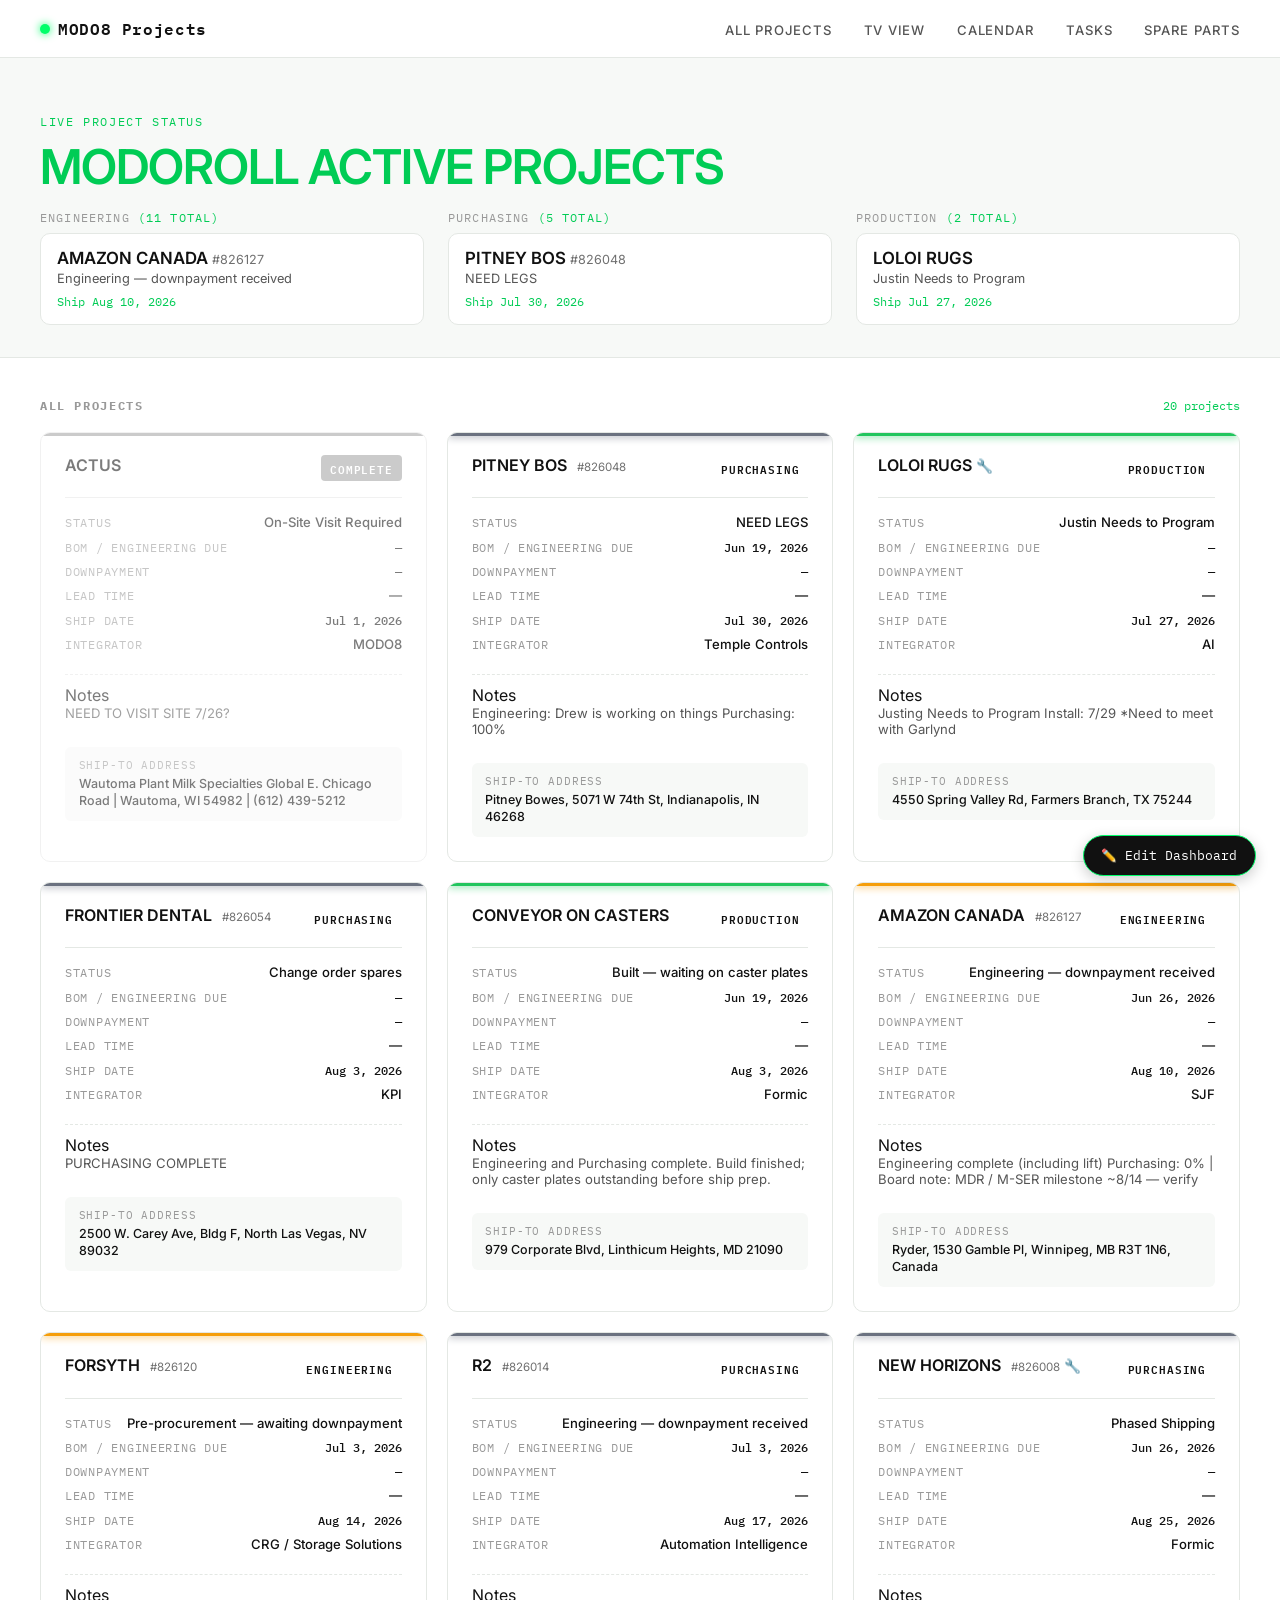
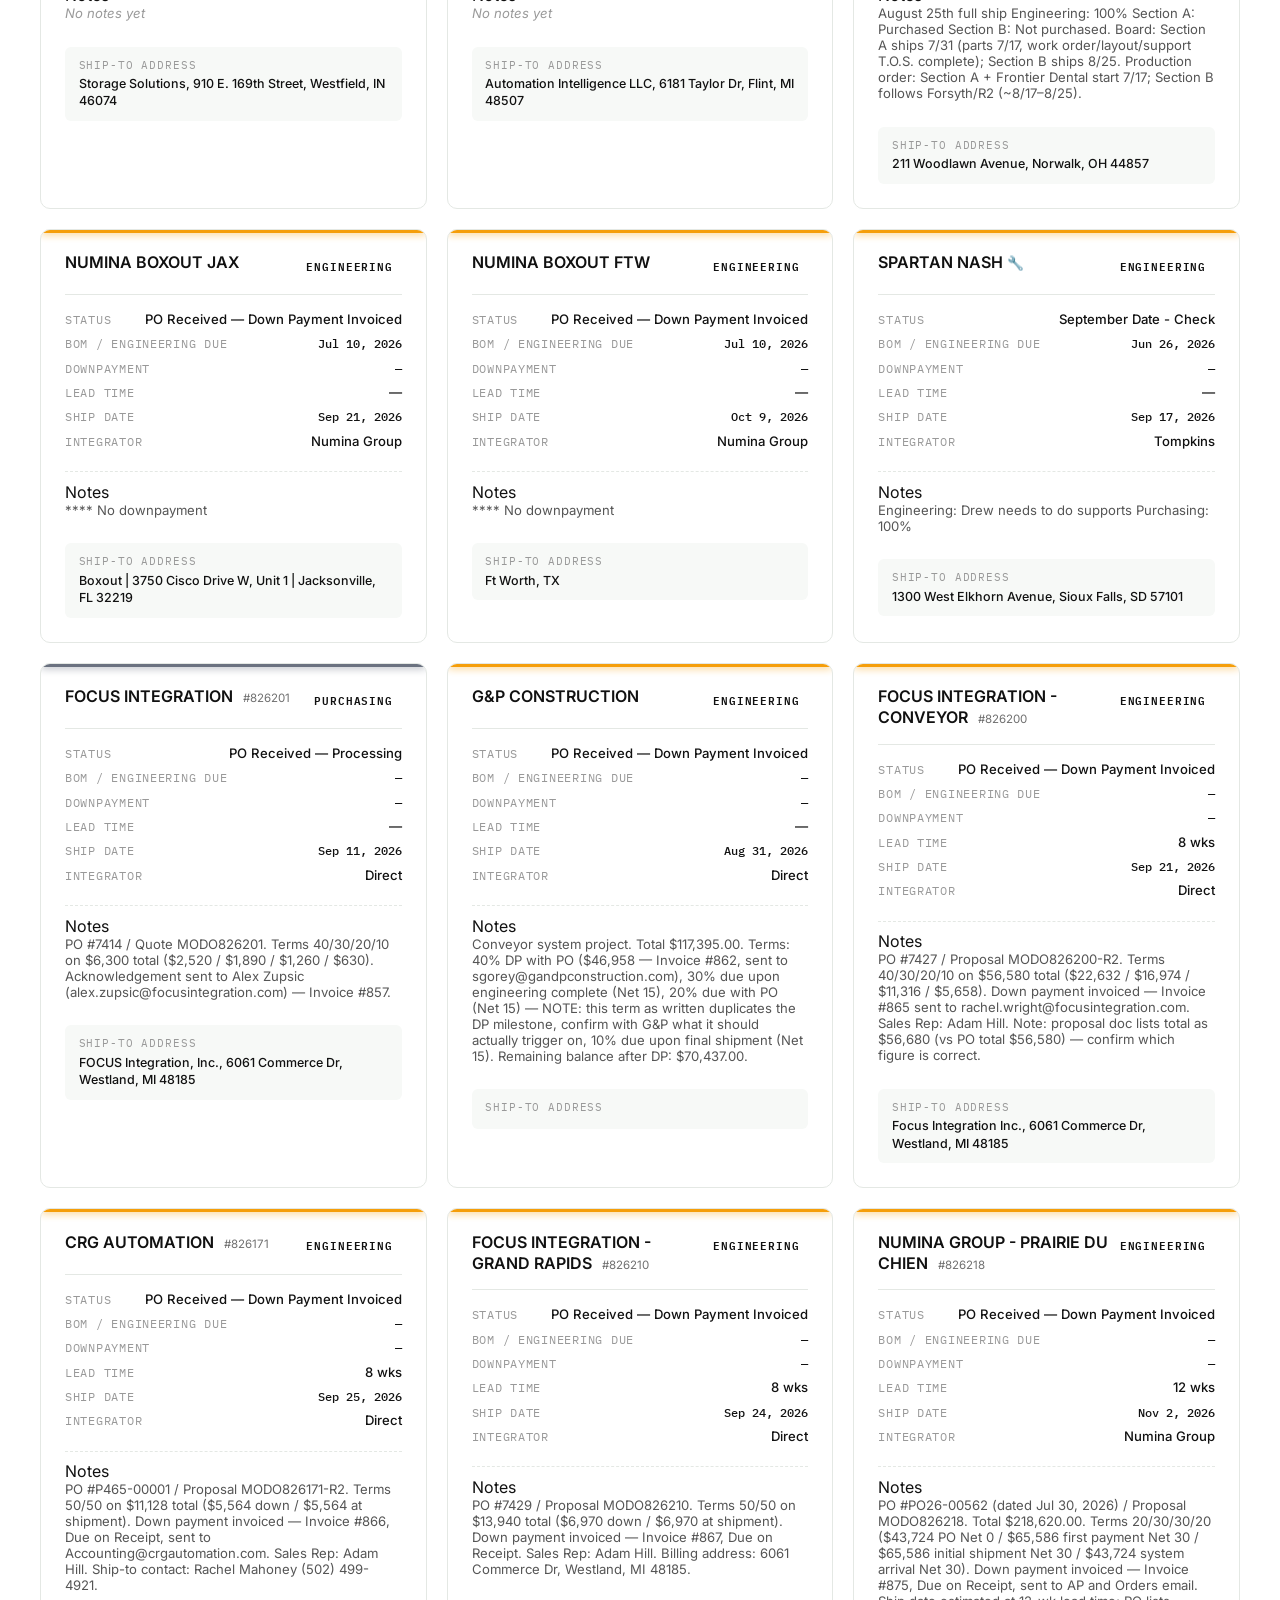
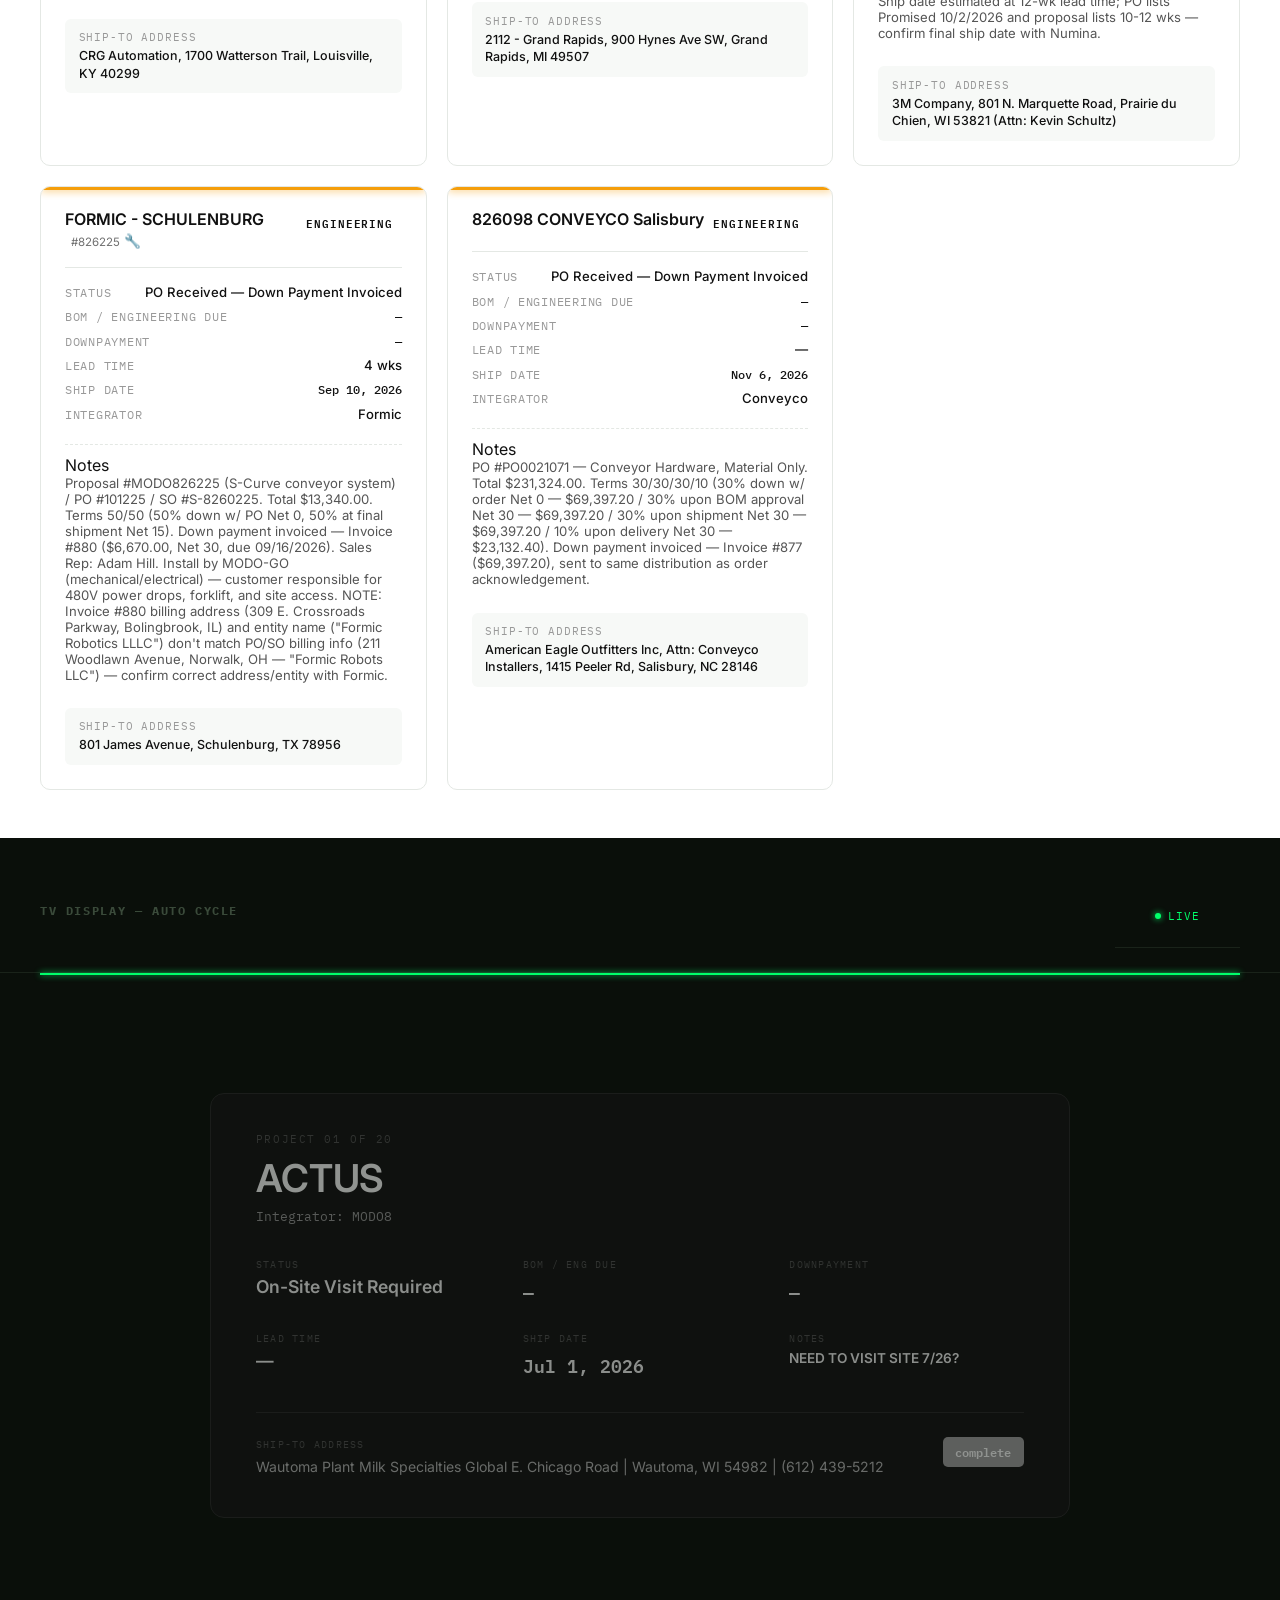
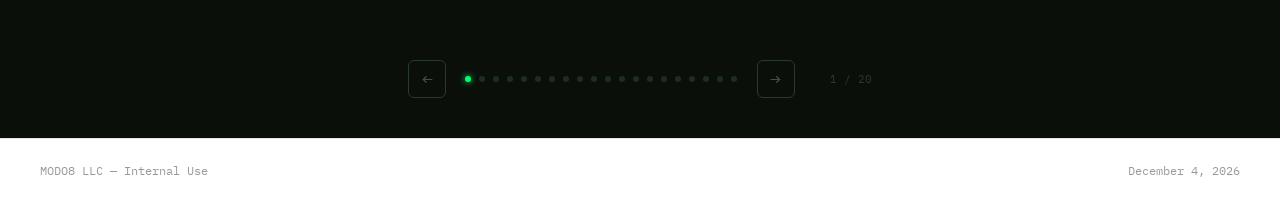
<file: index.html>
<!DOCTYPE html>
<html lang="en">
<head>
  <meta charset="UTF-8" />
  <meta name="viewport" content="width=device-width, initial-scale=1.0"/>
  <title>Project Dashboard</title>
  <link href="https://fonts.googleapis.com/css2?family=IBM+Plex+Mono:wght@400;600&family=Inter:wght@300;400;500;600&display=swap" rel="stylesheet"/>
  <link rel="stylesheet" href="styles.css"/>
</head>
<body>

<!-- NAV -->
<nav>
  <div class="nav-logo"><span></span>MODO8 Projects</div>
  <ul class="nav-links">
    <li><a href="#projects">All Projects</a></li>
    <li><a href="#carousel-section">TV View</a></li>
    <li><a href="calendar.html">Calendar</a></li>
    <li><a href="tasks.html">Tasks</a></li>
    <li><a href="spareparts.html">Spare Parts</a></li>
  </ul>
</nav>

<!-- HERO -->
<section class="hero">
<div class="hero-eyebrow">LIVE PROJECT STATUS</div>
 <h1><em>MODOROLL ACTIVE PROJECTS</em></h1>
  <div id="status-board"></div>
</section>

<!-- PROJECTS GRID -->
<section id="projects">
  <div class="section-header">
    <h2>All Projects</h2>
    <span class="count" id="grid-count"></span>
  </div>
  <div class="grid" id="project-grid"></div>
</section>

<!-- CAROUSEL -->
<section id="carousel-section">
  <div class="carousel-header">
    <h2>TV Display — Auto Cycle</h2>
    <div class="carousel-header tv-badge"><span class="blink"></span>Live</div>
  </div>
  <div class="autoplay-bar"><div class="autoplay-fill" id="autoplay-fill"></div></div>
  <div class="carousel-stage">
    <div class="carousel-track" id="carousel-track"></div>
  </div>
  <div class="carousel-controls">
    <button id="prev-btn">&#8592;</button>
    <div class="carousel-dots" id="carousel-dots"></div>
    <button id="next-btn">&#8594;</button>
    <span class="carousel-progress" id="carousel-progress"></span>
  </div>
</section>

<footer>
  <span>MODO8 LLC — Internal Use</span>
  <span id="footer-date"></span>
</footer>

<script src="main.js"></script>
</body>
</html>
</file>
<file: styles.css>
:root {
  --neon: #00FF6A;
  --neon-dim: #00cc55;
  --neon-glow: rgba(0,255,106,0.18);
  --white: #ffffff;
  --off-white: #f7f9f7;
  --border: #e4e8e4;
  --text: #111;
  --text-sub: #555;
  --text-muted: #999;
  --mono: 'IBM Plex Mono', monospace;
  --sans: 'Inter', sans-serif;
  --radius: 10px;
}

*, *::before, *::after { box-sizing: border-box; margin: 0; padding: 0; }

html { scroll-behavior: smooth; }

body {
  font-family: var(--sans);
  background: var(--white);
  color: var(--text);
  min-height: 100vh;
}

/* ── NAV ── */
nav {
  position: sticky; top: 0; z-index: 100;
  background: var(--white);
  border-bottom: 1.5px solid var(--border);
  display: flex; align-items: center; justify-content: space-between;
  padding: 0 2.5rem;
  height: 58px;
}
.nav-logo {
  font-family: var(--mono);
  font-weight: 600;
  font-size: 1rem;
  letter-spacing: 0.04em;
  color: var(--text);
  display: flex; align-items: center; gap: 0.5rem;
}
.nav-logo span {
  display: inline-block;
  width: 10px; height: 10px;
  background: var(--neon);
  border-radius: 50%;
  box-shadow: 0 0 8px var(--neon);
}
.nav-links {
  display: flex; gap: 2rem;
  list-style: none;
}
.nav-links a {
  font-size: 0.82rem;
  font-weight: 500;
  letter-spacing: 0.06em;
  text-transform: uppercase;
  text-decoration: none;
  color: var(--text-sub);
  transition: color 0.2s;
}
.nav-links a:hover { color: var(--neon-dim); }

/* ── HERO ── */
.hero {
  padding: 3.5rem 2.5rem 2rem;
  border-bottom: 1.5px solid var(--border);
  background: var(--off-white);
}
.hero-eyebrow {
  font-family: var(--mono);
  font-size: 0.72rem;
  letter-spacing: 0.14em;
  text-transform: uppercase;
  color: var(--neon-dim);
  margin-bottom: 0.75rem;
}
.hero h1 {
  font-size: clamp(1.9rem, 4vw, 3rem);
  font-weight: 600;
  line-height: 1.1;
  letter-spacing: -0.02em;
  color: var(--text);
}
.hero h1 em {
  font-style: normal;
  color: var(--neon-dim);
}
.hero-meta {
  margin-top: 1.2rem;
  display: flex; gap: 2rem;
  font-family: var(--mono);
  font-size: 0.78rem;
  color: var(--text-muted);
}
.hero-meta strong { color: var(--text); }

/* ── SECTION HEADER ── */
.section-header {
  padding: 2.5rem 2.5rem 1.2rem;
  display: flex; align-items: baseline; justify-content: space-between;
}
.section-header h2 {
  font-size: 0.72rem;
  font-family: var(--mono);
  letter-spacing: 0.14em;
  text-transform: uppercase;
  color: var(--text-muted);
}
.section-header .count {
  font-family: var(--mono);
  font-size: 0.72rem;
  color: var(--neon-dim);
}

/* ── GRID ── */
.grid {
  display: grid;
  grid-template-columns: repeat(auto-fill, minmax(340px, 1fr));
  gap: 1.25rem;
  padding: 0 2.5rem 3rem;
}

/* ── CARD ── */
.card {
  background: var(--white);
  border: 1.5px solid var(--border);
  border-radius: var(--radius);
  padding: 1.4rem 1.5rem 1.5rem;
  display: flex; flex-direction: column; gap: 1rem;
  transition: border-color 0.2s, box-shadow 0.2s;
  position: relative;
  overflow: hidden;
}
.card:hover {
  border-color: var(--neon);
  box-shadow: 0 0 0 3px var(--neon-glow), 0 4px 18px rgba(0,0,0,0.05);
}
.card-status-bar {
  position: absolute;
  top: 0; left: 0; right: 0;
  height: 3px;
}

.card-status-bar.no-downpayment  { background: #ef4444; box-shadow: 0 0 8px #ef4444; }
.card-status-bar.pre-procurement { background: #3b82f6; box-shadow: 0 0 8px #3b82f6; }
.card-status-bar.engineering     { background: #f59e0b; box-shadow: 0 0 8px #f59e0b; }
.card-status-bar.production      { background: #22c55e; box-shadow: 0 0 8px #22c55e; }
.card-status-bar.done            { background: #000000; }
.card-status-bar.purchasing      { background: #6b7280; box-shadow: 0 0 8px #6b7280; }
.card-status-bar.pulling         { background: #ec4899; box-shadow: 0 0 8px #ec4899; }

.card-top {
  display: flex; justify-content: space-between; align-items: flex-start;
}
.card-title {
  font-size: 1rem;
  font-weight: 600;
  color: var(--text);
  line-height: 1.3;
  max-width: 70%;
}
.badge {
  font-family: var(--mono);
  font-size: 0.67rem;
  font-weight: 600;
  letter-spacing: 0.08em;
  text-transform: uppercase;
  padding: 0.22rem 0.55rem;
  border-radius: 4px;
}
.badge.active        { background: #e6fff2; color: var(--neon-dim); border: 1px solid #b3ffd9; }
.badge.pending       { background: #fff8e6; color: #d97706; border: 1px solid #fde68a; }
.badge.shipped       { background: #eff6ff; color: #2563eb; border: 1px solid #bfdbfe; }
.badge.on-hold       { background: #fff1f2; color: #dc2626; border: 1px solid #fecaca; }
.badge.in-production { background: #faf5ff; color: #9333ea; border: 1px solid #e9d5ff; }

.card-divider {
  border: none;
  border-top: 1px solid var(--border);
  margin: 0;
}

.card-rows {
  display: flex; flex-direction: column; gap: 0.52rem;
}
.card-row {
  display: flex; justify-content: space-between; align-items: baseline;
  font-size: 0.82rem;
}
.card-row .label {
  color: var(--text-muted);
  font-size: 0.76rem;
  text-transform: uppercase;
  letter-spacing: 0.06em;
  font-family: var(--mono);
  flex-shrink: 0;
  margin-right: 0.5rem;
}
.card-row .value {
  color: var(--text);
  font-weight: 500;
  text-align: right;
}
.card-row .value.money {
  font-family: var(--mono);
  color: var(--neon-dim);
  font-weight: 600;
}
.card-row .value.date {
  font-family: var(--mono);
  font-size: 0.78rem;
}

.card-footer {
  background: var(--off-white);
  border-radius: 6px;
  padding: 0.7rem 0.85rem;
  font-size: 0.78rem;
}
.card-footer .footer-label {
  font-family: var(--mono);
  font-size: 0.67rem;
  text-transform: uppercase;
  letter-spacing: 0.08em;
  color: var(--text-muted);
  margin-bottom: 0.2rem;
}
.card-footer .footer-val {
  color: var(--text);
  font-weight: 500;
  line-height: 1.4;
}

.card-next {
  background: #f0fff6;
  border: 1px solid #b3ffd9;
  border-radius: 6px;
  padding: 0.55rem 0.85rem;
  font-size: 0.78rem;
}
.card-next .footer-label { color: var(--neon-dim); }

/* ── CAROUSEL SECTION ── */
#carousel-section {
  background: #0a0f0a;
  padding: 0;
  min-height: 100vh;
  display: flex; flex-direction: column;
}
.carousel-header {
  padding: 2.2rem 2.5rem 1.5rem;
  border-bottom: 1px solid #1a231a;
  display: flex; justify-content: space-between; align-items: center;
}
.carousel-header h2 {
  font-family: var(--mono);
  font-size: 0.72rem;
  letter-spacing: 0.14em;
  text-transform: uppercase;
  color: #3a4a3a;
}
.carousel-header .tv-badge {
  font-family: var(--mono);
  font-size: 0.67rem;
  letter-spacing: 0.1em;
  text-transform: uppercase;
  color: var(--neon);
  display: flex; align-items: center; gap: 0.45rem;
}
.tv-badge .blink {
  width: 6px; height: 6px;
  background: var(--neon);
  border-radius: 50%;
  box-shadow: 0 0 6px var(--neon);
  animation: blink 1.2s infinite;
}
@keyframes blink {
  0%, 100% { opacity: 1; }
  50% { opacity: 0.2; }
}

.carousel-stage {
  flex: 1;
  display: flex; align-items: center; justify-content: center;
  padding: 3rem 4vw;
}
.carousel-track {
  width: 100%;
  max-width: 860px;
  position: relative;
}
.carousel-slide {
  display: none;
  animation: fadeIn 0.5s ease;
}
.carousel-slide.active { display: block; }
@keyframes fadeIn {
  from { opacity: 0; transform: translateY(10px); }
  to   { opacity: 1; transform: translateY(0); }
}

/* ── TV CARD ── */
.tv-card {
  background: #0e160e;
  border: 1.5px solid #1e2e1e;
  border-radius: 14px;
  padding: 2.4rem 2.8rem;
  color: #e0ffe0;
}
.tv-card-eyebrow {
  font-family: var(--mono);
  font-size: 0.7rem;
  letter-spacing: 0.14em;
  text-transform: uppercase;
  color: #3a5a3a;
  margin-bottom: 0.6rem;
}
.tv-card-title {
  font-size: clamp(1.6rem, 3.5vw, 2.4rem);
  font-weight: 600;
  color: var(--white);
  margin-bottom: 0.5rem;
  letter-spacing: -0.01em;
  line-height: 1.15;
}
.tv-card-integrator {
  font-family: var(--mono);
  font-size: 0.8rem;
  color: var(--neon-dim);
  margin-bottom: 2rem;
}
.tv-card-grid {
  display: grid;
  grid-template-columns: 1fr 1fr 1fr;
  gap: 1.6rem 2rem;
  margin-bottom: 2rem;
}
.tv-stat .tv-stat-label {
  font-family: var(--mono);
  font-size: 0.65rem;
  letter-spacing: 0.12em;
  text-transform: uppercase;
  color: #3a5a3a;
  margin-bottom: 0.3rem;
}
.tv-stat .tv-stat-val {
  font-size: 1.1rem;
  font-weight: 600;
  color: #e0ffe0;
}
.tv-stat .tv-stat-val.money {
  font-family: var(--mono);
  color: var(--neon);
  font-size: 1.3rem;
}
.tv-stat .tv-stat-val.date {
  font-family: var(--mono);
}
.tv-divider {
  border: none;
  border-top: 1px solid #1e2e1e;
  margin: 1.5rem 0;
}
.tv-address-row {
  display: flex; justify-content: space-between; align-items: flex-start;
  gap: 2rem;
}
.tv-address .tv-stat-label {
  font-family: var(--mono);
  font-size: 0.65rem;
  letter-spacing: 0.12em;
  text-transform: uppercase;
  color: #3a5a3a;
  margin-bottom: 0.3rem;
}
.tv-address .tv-stat-val {
  font-size: 0.88rem;
  color: #a0c0a0;
  line-height: 1.6;
}
.tv-badge-status {
  font-family: var(--mono);
  font-size: 0.72rem;
  padding: 0.3rem 0.8rem;
  border-radius: 5px;
  font-weight: 600;
  align-self: flex-start;
}
.tv-badge-status.active        { background: rgba(0,255,106,0.12); color: var(--neon); border: 1px solid rgba(0,255,106,0.3); }
.tv-badge-status.pending       { background: rgba(245,158,11,0.1); color: #fbbf24; border: 1px solid rgba(245,158,11,0.3); }
.tv-badge-status.shipped       { background: rgba(59,130,246,0.1); color: #60a5fa; border: 1px solid rgba(59,130,246,0.3); }
.tv-badge-status.on-hold       { background: rgba(239,68,68,0.1); color: #f87171; border: 1px solid rgba(239,68,68,0.3); }
.tv-badge-status.in-production { background: rgba(168,85,247,0.1); color: #c084fc; border: 1px solid rgba(168,85,247,0.3); }

/* ── CAROUSEL CONTROLS ── */
.carousel-controls {
  padding: 1.5rem 2.5rem 2.5rem;
  display: flex; align-items: center; justify-content: center; gap: 1.2rem;
}
.carousel-controls button {
  background: none;
  border: 1px solid #2a3a2a;
  color: #3a5a3a;
  font-family: var(--mono);
  font-size: 1.1rem;
  width: 38px; height: 38px;
  border-radius: 6px;
  cursor: pointer;
  transition: border-color 0.2s, color 0.2s;
  display: flex; align-items: center; justify-content: center;
}
.carousel-controls button:hover {
  border-color: var(--neon);
  color: var(--neon);
}
.carousel-dots {
  display: flex; gap: 0.5rem; align-items: center;
}
.dot {
  width: 6px; height: 6px;
  border-radius: 50%;
  background: #1e2e1e;
  cursor: pointer;
  transition: background 0.2s, box-shadow 0.2s;
}
.dot.active {
  background: var(--neon);
  box-shadow: 0 0 6px var(--neon);
}
.carousel-progress {
  font-family: var(--mono);
  font-size: 0.7rem;
  color: #2a3a2a;
  margin-left: 1rem;
}
.autoplay-bar {
  height: 2px;
  background: #1a2a1a;
  position: relative;
  margin: 0 2.5rem;
}
.autoplay-fill {
  height: 100%;
  background: var(--neon);
  box-shadow: 0 0 6px var(--neon);
  width: 0%;
  transition: width linear;
}

/* ── FOOTER ── */
footer {
  padding: 1.5rem 2.5rem;
  border-top: 1.5px solid var(--border);
  font-family: var(--mono);
  font-size: 0.72rem;
  color: var(--text-muted);
  display: flex; justify-content: space-between;
}

/* ── RESPONSIVE ── */
@media (max-width: 680px) {
  .grid { grid-template-columns: 1fr; padding: 0 1rem 2rem; }
  nav, .hero, .section-header { padding-left: 1rem; padding-right: 1rem; }
  .tv-card-grid { grid-template-columns: 1fr 1fr; }
  .tv-card { padding: 1.5rem 1.4rem; }
}

/* ══════════════════════════════════════════════════════════
   ADDITIONS — status board, notes, install flag, floating editor
   Append this block to the end of styles.css
   ══════════════════════════════════════════════════════════ */

/* ── Live status board (index hero) ── */
#status-board {
  display: flex;
  gap: 1.5rem;
  flex-wrap: wrap;
  margin-top: 1rem;
}
.status-col {
  min-width: 180px;
  flex: 1;
}
.status-col-header {
  font-family: var(--mono);
  font-size: 0.72rem;
  letter-spacing: 0.1em;
  text-transform: uppercase;
  color: var(--text-muted);
  margin-bottom: 0.5rem;
}
.status-count { color: var(--neon-dim); }
.status-col-list {
  display: flex;
  flex-direction: column;
  gap: 0.3rem;
}
.status-chip {
  font-family: var(--mono);
  font-size: 0.78rem;
  padding: 0.35rem 0.6rem;
  border: 1px solid var(--border);
  border-radius: 6px;
  background: var(--white);
  color: var(--text);
}
.status-chip-empty {
  color: var(--text-muted);
  font-style: italic;
  border-style: dashed;
}

/* ── Notes on project cards ── */
.card-notes {
  padding: 0.6rem 0;
  border-top: 1px dashed var(--border);
  margin-top: 0.4rem;
}
.card-notes .notes-text {
  font-size: 0.82rem;
  color: var(--text-sub);
}
.card-notes .notes-text em { color: var(--text-muted); }

.tv-stat-notes .tv-stat-val { font-size: 0.85rem; }

/* ── Install flag ── */
.install-flag { font-size: 0.85em; }

/* ── Floating editor toggle ── */
#editor-toggle-bar {
  position: fixed;
  bottom: 1.5rem;
  right: 1.5rem;
  z-index: 999;
}
#editor-toggle-btn {
  font-family: var(--mono);
  font-size: 0.8rem;
  padding: 0.7rem 1.1rem;
  border-radius: 999px;
  border: 1.5px solid var(--neon);
  background: var(--text);
  color: var(--white);
  cursor: pointer;
  box-shadow: 0 4px 14px rgba(0,0,0,0.2);
}
#editor-toggle-btn:hover { background: #000; }

/* ── Editor overlay panel ── */
#editor-panel-overlay {
  position: fixed;
  inset: 0;
  background: rgba(0,0,0,0.45);
  z-index: 1000;
  display: flex;
  align-items: center;
  justify-content: center;
  padding: 2rem;
}
#editor-panel-inner {
  background: var(--white);
  border-radius: var(--radius);
  width: min(900px, 100%);
  max-height: 85vh;
  display: flex;
  flex-direction: column;
  overflow: hidden;
}
#editor-panel-header {
  display: flex;
  align-items: center;
  justify-content: space-between;
  padding: 1rem 1.4rem;
  border-bottom: 1.5px solid var(--border);
  background: var(--off-white);
}
#editor-tabs { display: flex; gap: 0.5rem; }
.editor-tab-btn {
  font-family: var(--mono);
  font-size: 0.75rem;
  letter-spacing: 0.05em;
  text-transform: uppercase;
  padding: 0.4rem 0.8rem;
  border-radius: 6px;
  border: 1.5px solid var(--border);
  background: var(--white);
  color: var(--text-sub);
  cursor: pointer;
}
.editor-tab-btn.active {
  border-color: var(--neon);
  background: #f0fff6;
  color: var(--neon-dim);
  font-weight: 600;
}
#editor-close-btn {
  border: none;
  background: none;
  font-size: 1.1rem;
  cursor: pointer;
  color: var(--text-sub);
}
#editor-panel-body {
  padding: 1.2rem 1.4rem;
  overflow-y: auto;
  flex: 1;
  display: flex;
  flex-direction: column;
  gap: 1rem;
}
#editor-panel-footer {
  display: flex;
  align-items: center;
  gap: 0.8rem;
  padding: 1rem 1.4rem;
  border-top: 1.5px solid var(--border);
  background: var(--off-white);
}
#editor-panel-footer button {
  font-family: var(--mono);
  font-size: 0.78rem;
  padding: 0.55rem 1rem;
  border-radius: 6px;
  border: 1.5px solid var(--border);
  background: var(--white);
  color: var(--text);
  cursor: pointer;
}
#save-github-btn {
  border-color: var(--neon);
  background: var(--neon);
  color: #05230f;
  font-weight: 600;
}
#editor-save-status {
  font-family: var(--mono);
  font-size: 0.75rem;
}

.editor-row {
  border: 1.5px solid var(--border);
  border-radius: var(--radius);
  padding: 0.9rem 1rem;
}
.editor-row-header {
  display: flex;
  align-items: center;
  gap: 1rem;
  margin-bottom: 0.7rem;
  flex-wrap: wrap;
}
.editor-install {
  font-family: var(--mono);
  font-size: 0.75rem;
  display: flex;
  align-items: center;
  gap: 0.3rem;
}
.editor-delete-btn, .editor-add-task-btn {
  font-family: var(--mono);
  font-size: 0.72rem;
  padding: 0.3rem 0.6rem;
  border-radius: 6px;
  border: 1.5px solid #fecaca;
  background: #fff1f2;
  color: #dc2626;
  cursor: pointer;
  margin-left: auto;
}
.editor-add-task-btn {
  border-color: var(--neon);
  background: #f0fff6;
  color: var(--neon-dim);
}
.editor-fields {
  display: grid;
  grid-template-columns: repeat(auto-fit, minmax(220px, 1fr));
  gap: 0.6rem;
}
.editor-dates-fields { margin-top: 0.6rem; }
.editor-field {
  display: flex;
  flex-direction: column;
  gap: 0.25rem;
  font-family: var(--mono);
  font-size: 0.65rem;
  letter-spacing: 0.04em;
  text-transform: uppercase;
  color: var(--text-muted);
}
.editor-field input {
  font-family: 'Inter', sans-serif;
  font-size: 0.85rem;
  text-transform: none;
  letter-spacing: normal;
  padding: 0.4rem 0.55rem;
  border: 1.5px solid var(--border);
  border-radius: 6px;
  color: var(--text);
}
.editor-task-block .editor-task-list {
  display: flex;
  flex-direction: column;
  gap: 0.4rem;
}
.editor-task-row {
  display: flex;
  align-items: center;
  gap: 0.5rem;
}
.editor-task-row input[type="text"] {
  font-size: 0.82rem;
  padding: 0.35rem 0.5rem;
  border: 1.5px solid var(--border);
  border-radius: 6px;
  color: var(--text);
}
.editor-task-title { flex: 1; }
.editor-task-due { width: 90px; }
.editor-task-delete {
  border: none;
  background: none;
  color: #dc2626;
  cursor: pointer;
  font-size: 0.9rem;
}
.editor-part-num { width: 110px; }
.editor-part-qty { width: 60px; }
.editor-part-price { width: 80px; }

@media (max-width: 680px) {
  #editor-panel-overlay { padding: 0.5rem; }
  .editor-fields { grid-template-columns: 1fr; }
}

/* ── Status board "hot list" cards (next-up per phase) ── */
.status-next-card {
  border: 1.5px solid var(--border);
  border-radius: var(--radius);
  padding: 0.9rem 1rem;
  background: var(--white);
}
.status-next-title {
  font-size: 1.05rem;
  font-weight: 600;
  color: var(--text);
}
.status-next-meta {
  font-size: 0.8rem;
  color: var(--text-sub);
  margin-top: 0.2rem;
}
.status-next-ship {
  font-family: var(--mono);
  font-size: 0.72rem;
  color: var(--neon-dim);
  margin-top: 0.5rem;
}
.status-next-empty {
  color: var(--text-muted);
  font-style: italic;
  border-style: dashed;
}
</file>
